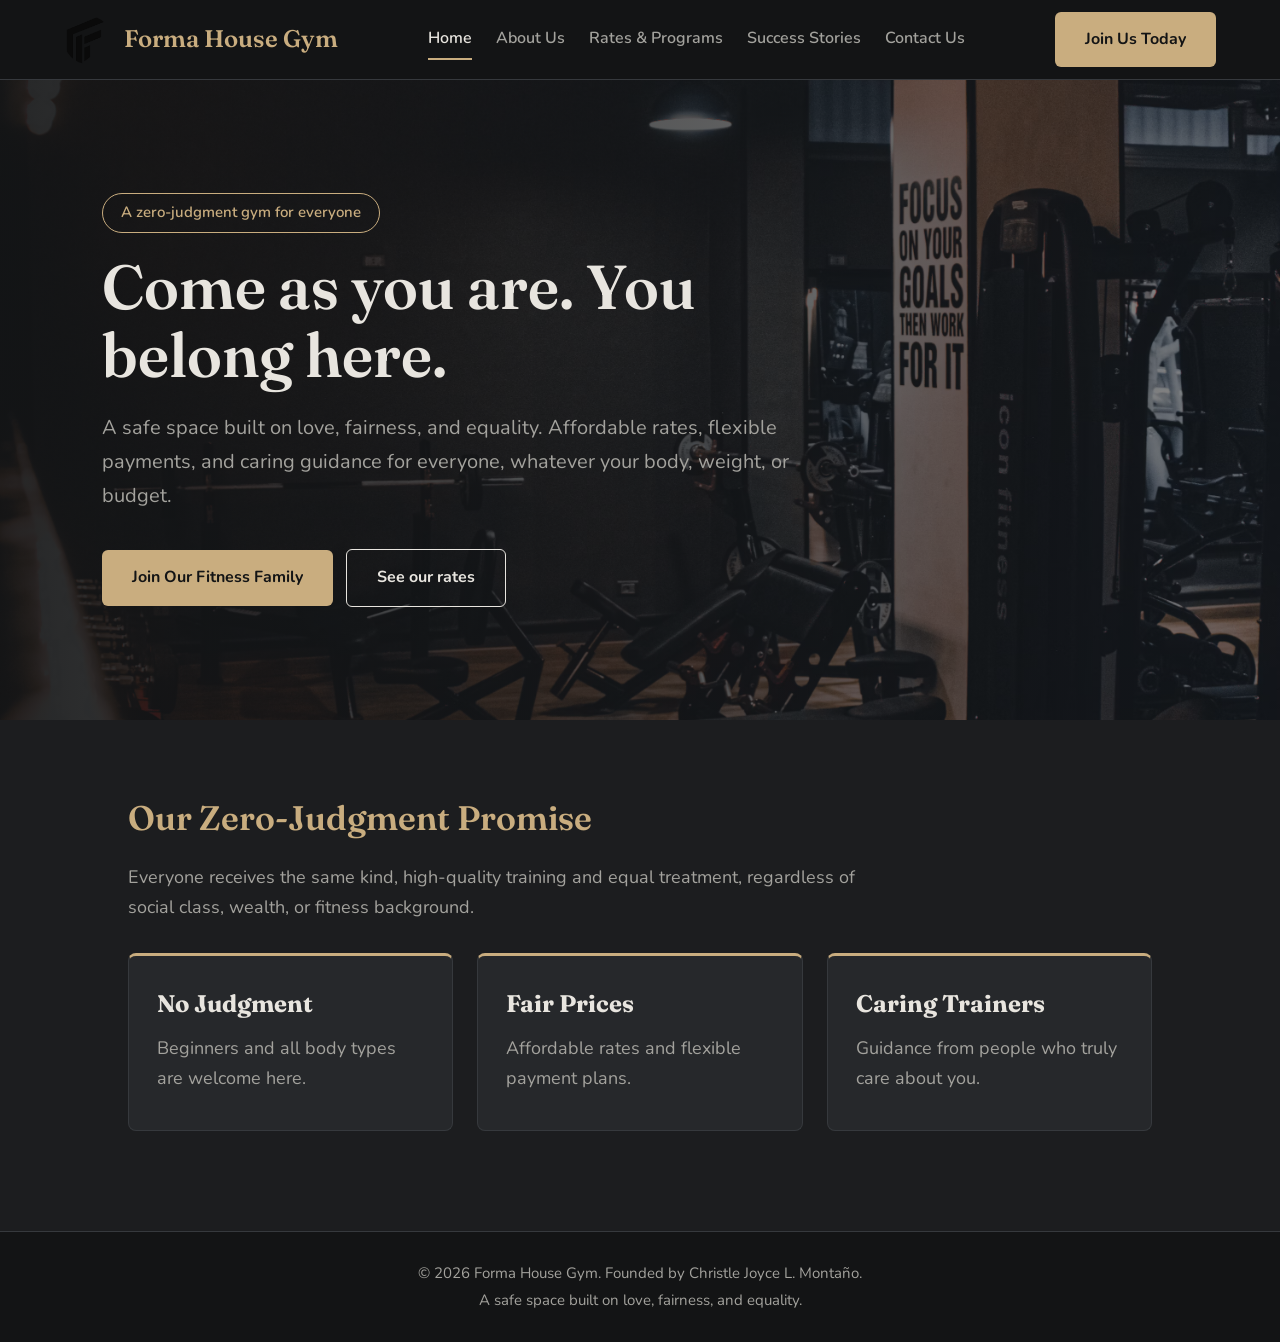
<file: index.html>
<!DOCTYPE html>
<html lang="en">
<head>
  <meta charset="UTF-8">
  <meta name="viewport" content="width=device-width, initial-scale=1.0">
  <title>Home | Forma House Gym</title>
  <link rel="preconnect" href="https://fonts.googleapis.com">
  <link href="https://fonts.googleapis.com/css2?family=Fraunces:wght@600&family=Nunito:wght@400;600;700&display=swap" rel="stylesheet">
  <link rel="stylesheet" href="style.css">
</head>
<body>

  <!-- HEADER / NAVIGATION -->
  <header class="site-header">
    <a href="index.html" class="logo">
      <!-- ILISI ang image/logo.png sa imong logo -->
      <img src="image/logo.png" alt="Forma House Gym logo">
      <span>Forma House Gym</span>
    </a>

    <nav class="nav">
      <a href="index.html" class="active">Home</a>
      <a href="about.html">About Us</a>
      <a href="rates.html">Rates &amp; Programs</a>
      <a href="stories.html">Success Stories</a>
      <a href="contact.html">Contact Us</a>
    </nav>

    <a href="contact.html" class="button btn-main">Join Us Today</a>
  </header>

  <!-- HERO SECTION -->
  <section class="main">
    <div class="main-content">
      <p class="description">A zero-judgment gym for everyone</p>
      <h1>Come as you are. You belong here.</h1>
      <p class="main-text">
        A safe space built on love, fairness, and equality.
        Affordable rates, flexible payments, and caring guidance
        for everyone, whatever your body, weight, or budget.
      </p>

      <div class="main-buttons">
        <a href="contact.html" class="button btn-main">Join Our Fitness Family</a>
        <a href="rates.html" class="button btn-outline">See our rates</a>
      </div>
    </div>
  </section>

  <!-- ZERO-JUDGMENT PROMISE -->
  <section class="content">
    <h2>Our Zero-Judgment Promise</h2>
    <p>Everyone receives the same kind, high-quality training and equal treatment, regardless of social class, wealth, or fitness background.</p>

    <!-- 3 ka kahon: pwede usbon ang text -->
    <div class="cards">
      <div class="card">
        <h3>No Judgment</h3>
        <p>Beginners and all body types are welcome here.</p>
      </div>
      <div class="card">
        <h3>Fair Prices</h3>
        <p>Affordable rates and flexible payment plans.</p>
      </div>
      <div class="card">
        <h3>Caring Trainers</h3>
        <p>Guidance from people who truly care about you.</p>
      </div>
    </div>
  </section>

  <!-- FOOTER -->
  <footer class="site-footer">
    <p>&copy; 2026 Forma House Gym. Founded by Christle Joyce L. Monta&ntilde;o.</p>
    <p>A safe space built on love, fairness, and equality.</p>
  </footer>

</body>
</html>
</file>
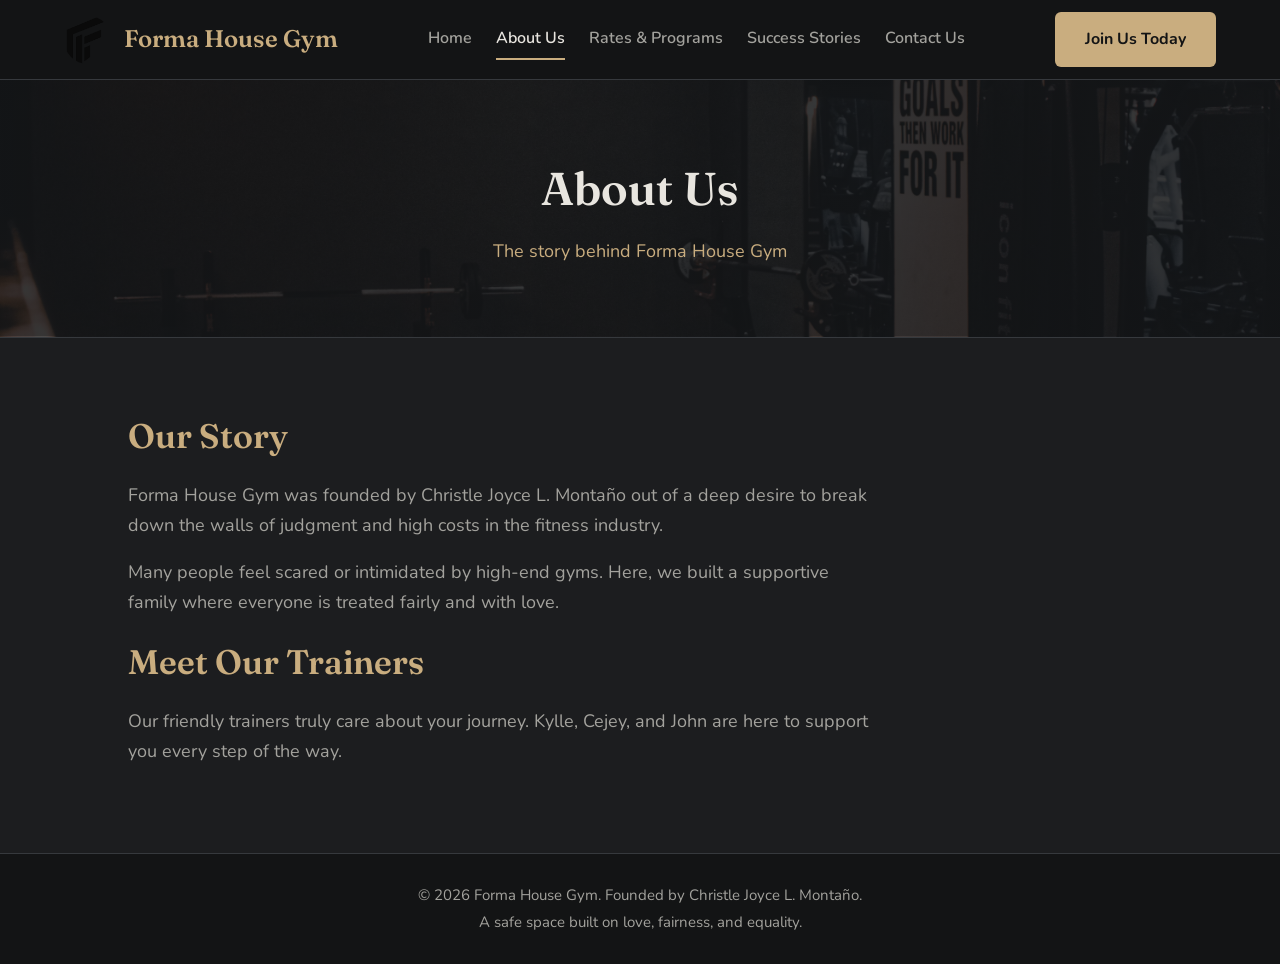
<file: about.html>
<!DOCTYPE html>
<html lang="en">
<head>
  <meta charset="UTF-8">
  <meta name="viewport" content="width=device-width, initial-scale=1.0">
  <title>About Us | Forma House Gym</title>
  <link rel="preconnect" href="https://fonts.googleapis.com">
  <link href="https://fonts.googleapis.com/css2?family=Fraunces:wght@600&family=Nunito:wght@400;600;700&display=swap" rel="stylesheet">
  <link rel="stylesheet" href="style.css">
</head>
<body>

  <!-- HEADER / NAVIGATION -->
  <header class="site-header">
    <a href="index.html" class="logo">
      <!-- ILISI ang image/logo.png sa imong logo -->
      <img src="image/logo.png" alt="Forma House Gym logo">
      <span>Forma House Gym</span>
    </a>

    <nav class="nav">
      <a href="index.html">Home</a>
      <a href="about.html" class="active">About Us</a>
      <a href="rates.html">Rates &amp; Programs</a>
      <a href="stories.html">Success Stories</a>
      <a href="contact.html">Contact Us</a>
    </nav>

    <a href="contact.html" class="button btn-main">Join Us Today</a>
  </header>

  <section class="page-title">
    <h1>About Us</h1>
    <p>The story behind Forma House Gym</p>
  </section>

  <section class="content">
    <h2>Our Story</h2>
    <p>Forma House Gym was founded by Christle Joyce L. Monta&ntilde;o out of a deep desire to break down the walls of judgment and high costs in the fitness industry.</p>
    <p>Many people feel scared or intimidated by high-end gyms. Here, we built a supportive family where everyone is treated fairly and with love.</p>

    <h2>Meet Our Trainers</h2>
    <p>Our friendly trainers truly care about your journey. Kylle, Cejey, and John are here to support you every step of the way.</p>
  </section>

  <!-- FOOTER -->
  <footer class="site-footer">
    <p>&copy; 2026 Forma House Gym. Founded by Christle Joyce L. Monta&ntilde;o.</p>
    <p>A safe space built on love, fairness, and equality.</p>
  </footer>

</body>
</html>
</file>
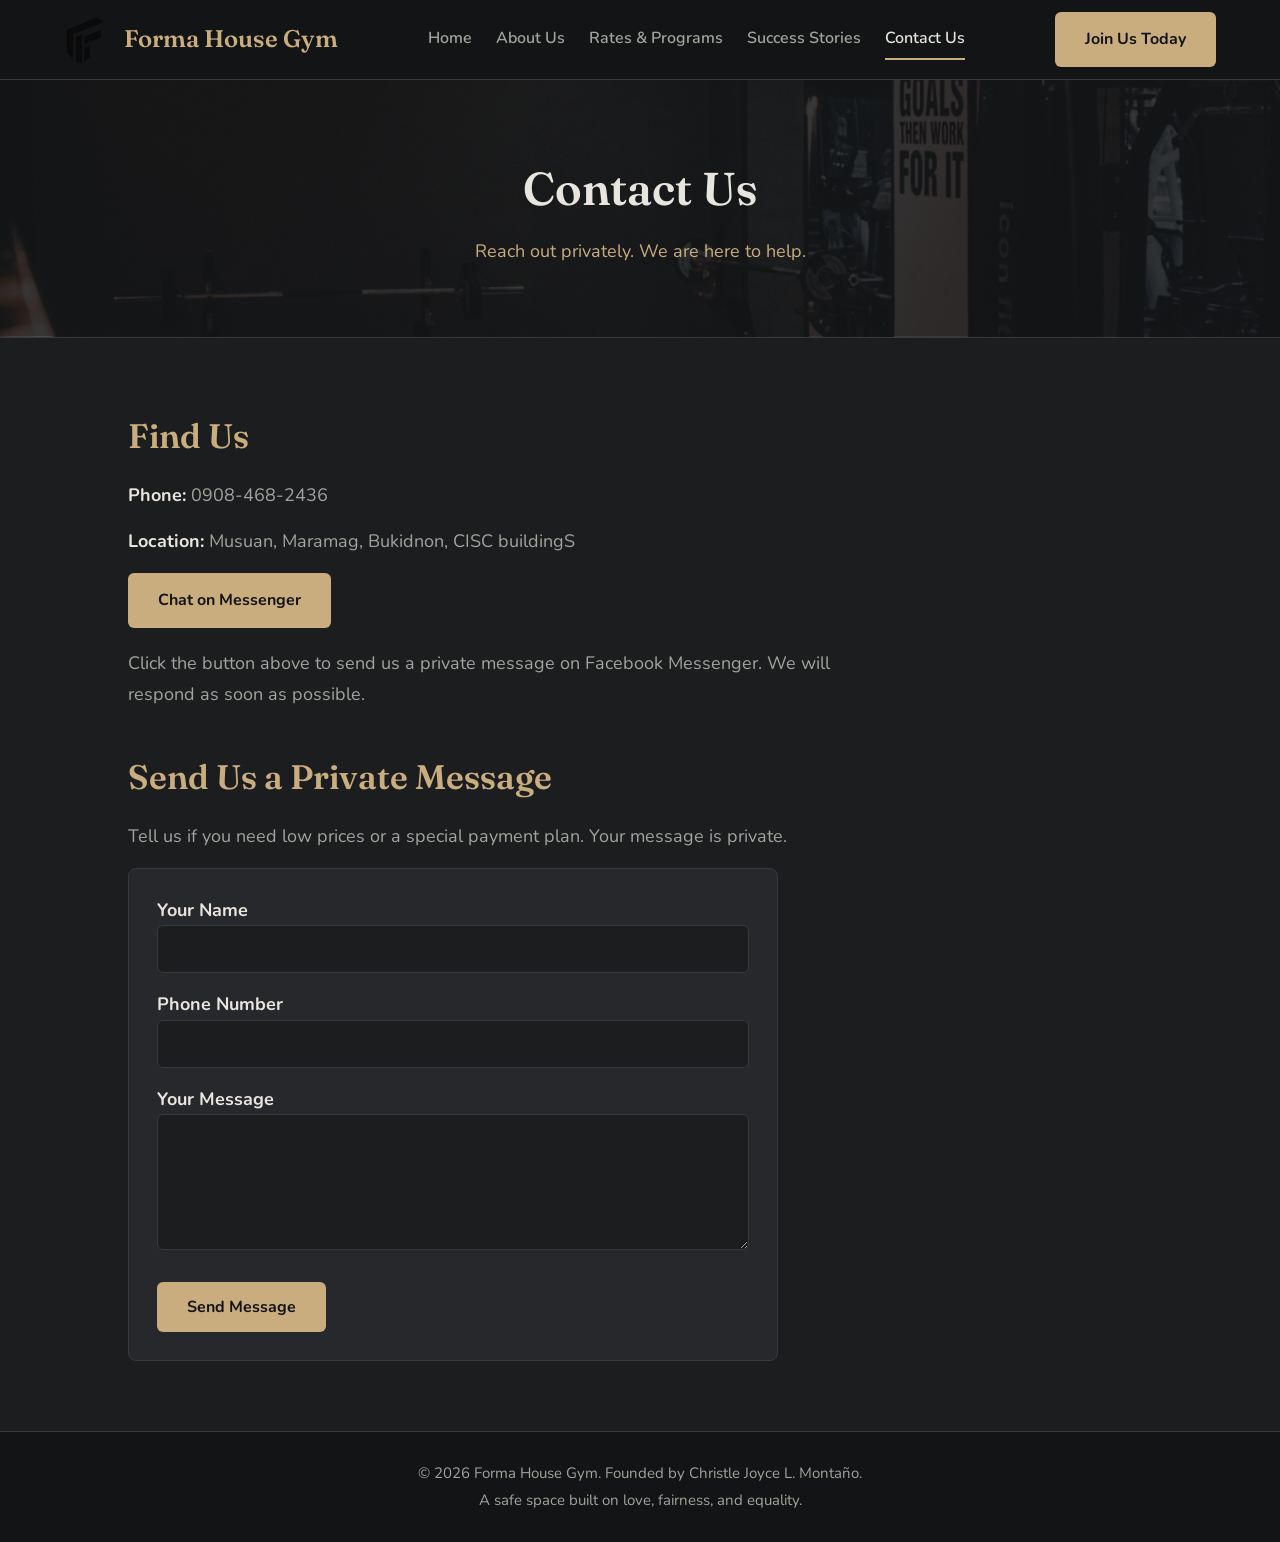
<file: contact.html>
<!DOCTYPE html>
<html lang="en">
<head>
  <meta charset="UTF-8">
  <meta name="viewport" content="width=device-width, initial-scale=1.0">
  <title>Contact Us | Forma House Gym</title>
  <link rel="preconnect" href="https://fonts.googleapis.com">
  <link href="https://fonts.googleapis.com/css2?family=Fraunces:wght@600&family=Nunito:wght@400;600;700&display=swap" rel="stylesheet">
  <link rel="stylesheet" href="style.css">
</head>
<body>

  <!-- HEADER / NAVIGATION -->
  <header class="site-header">
    <a href="index.html" class="logo">
      <img src="image/logo.png" alt="Forma House Gym logo">
      <span>Forma House Gym</span>
    </a>

    <nav class="nav">
      <a href="index.html">Home</a>
      <a href="about.html">About Us</a>
      <a href="rates.html">Rates &amp; Programs</a>
      <a href="stories.html">Success Stories</a>
      <a href="contact.html" class="active">Contact Us</a>
    </nav>

    <a href="contact.html" class="button btn-main">Join Us Today</a>
  </header>

  <section class="page-title">
    <h1>Contact Us</h1>
    <p>Reach out privately. We are here to help.</p>
  </section>

  <section class="content">
    <h2>Find Us</h2>
    <p><strong>Phone:</strong> 0908-468-2436</p>
    <p><strong>Location:</strong> Musuan, Maramag, Bukidnon, CISC buildingS</p>

    <!-- MESSENGER BUTTON: ilisi ang YOUR_PAGE_NAME sa imong Facebook page username -->
    <a href="https://m.me/YOUR_PAGE_NAME" class="button btn-main" target="_blank">Chat on Messenger</a>

    <p style="margin-top: 20px;">Click the button above to send us a private message on Facebook Messenger. We will respond as soon as possible.</p>

    <h2 style="margin-top: 40px;">Send Us a Private Message</h2>
    <p>Tell us if you need low prices or a special payment plan. Your message is private.</p>

   
    <form action="mailto:FormaHouse@gmail.com" method="post" enctype="text/plain">
      <label for="name">Your Name</label>
      <input type="text" id="name" name="Name" required>

      <label for="phone">Phone Number</label>
      <input type="text" id="phone" name="Phone">

      <label for="message">Your Message</label>
      <textarea id="message" name="Message" rows="5" required></textarea>

      <button type="submit" class="button btn-main">Send Message</button>
    </form>
  </section>

  <!-- FOOTER -->
  <footer class="site-footer">
    <p>&copy; 2026 Forma House Gym. Founded by Christle Joyce L. Monta&ntilde;o.</p>
    <p>A safe space built on love, fairness, and equality.</p>
  </footer>

</body>
</html>
</file>
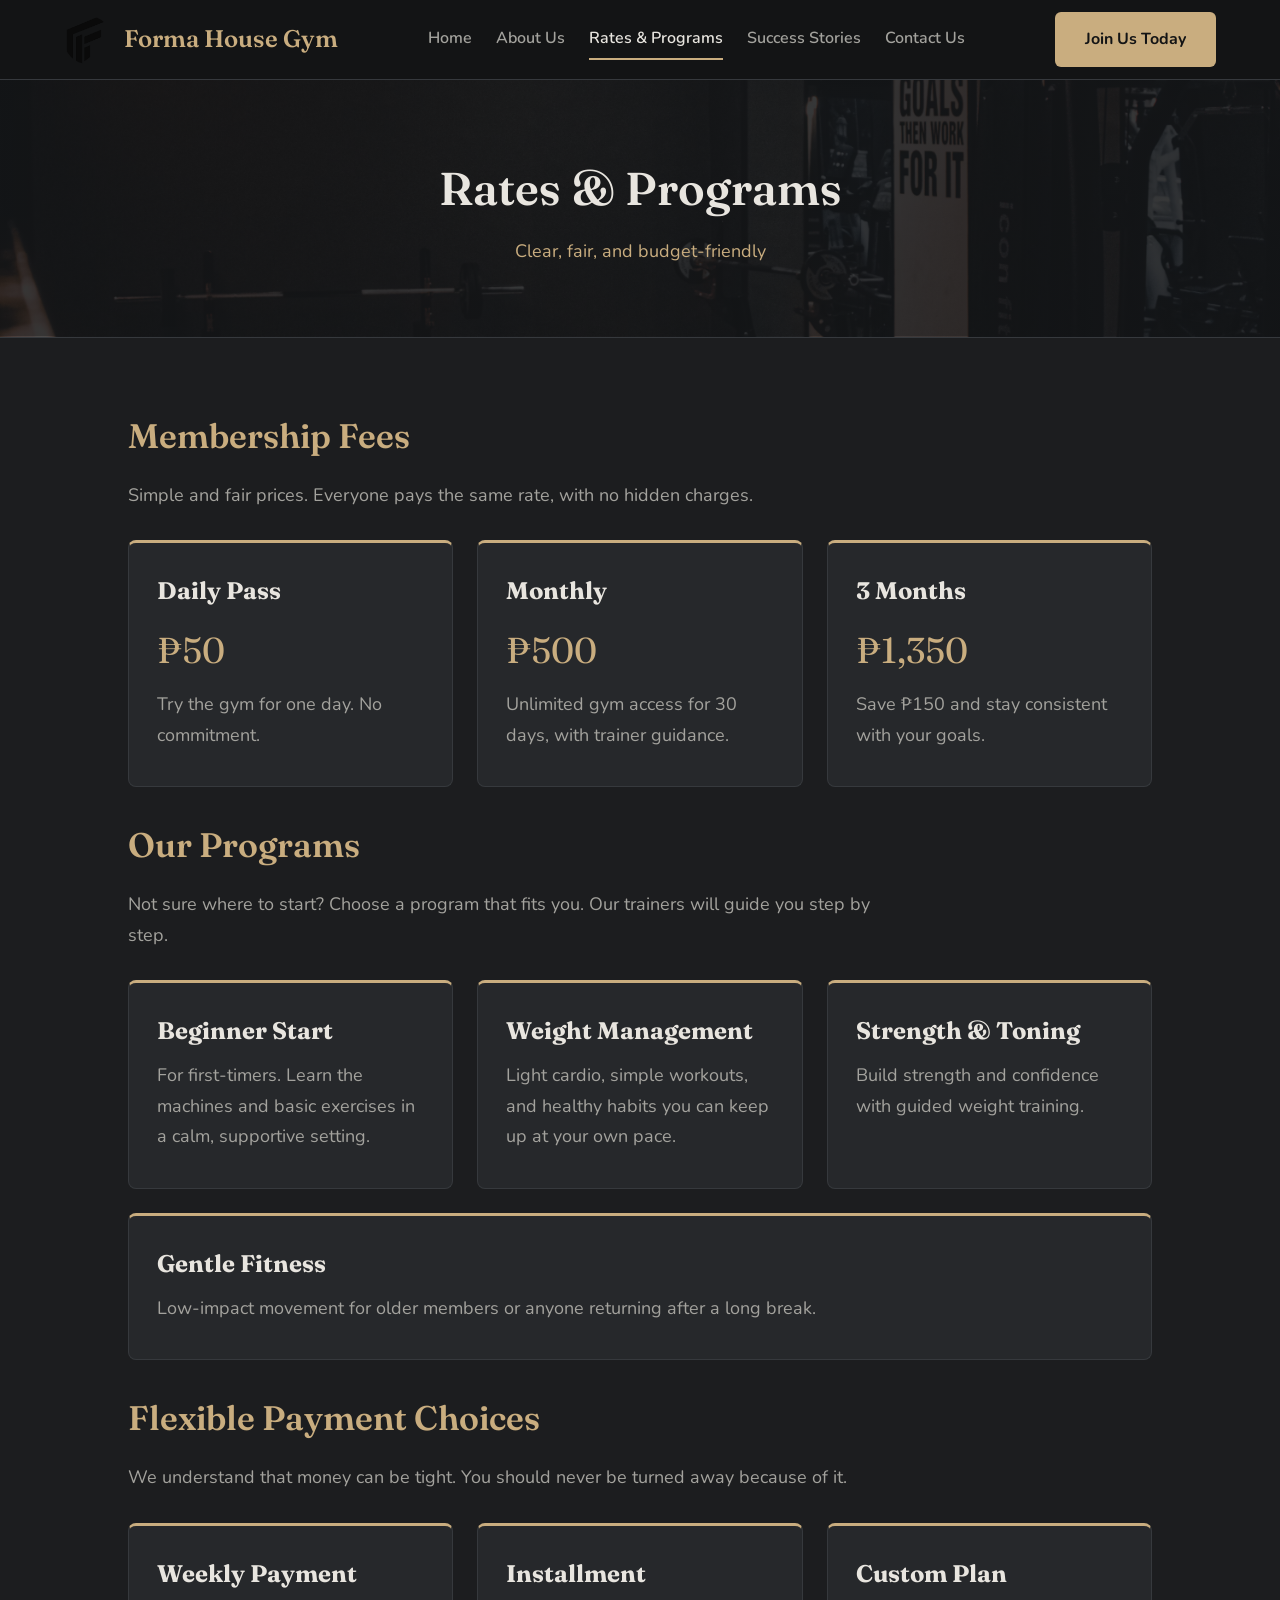
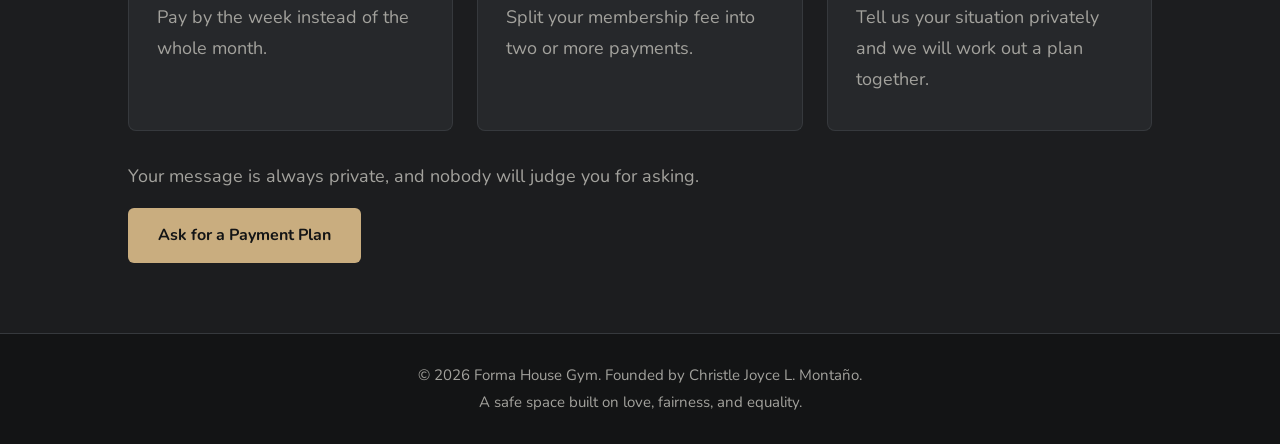
<file: rates.html>
<!DOCTYPE html>
<html lang="en">
<head>
  <meta charset="UTF-8">
  <meta name="viewport" content="width=device-width, initial-scale=1.0">
  <title>Rates & Programs | Forma House Gym</title>
  <link rel="preconnect" href="https://fonts.googleapis.com">
  <link href="https://fonts.googleapis.com/css2?family=Fraunces:wght@600&family=Nunito:wght@400;600;700&display=swap" rel="stylesheet">
  <link rel="stylesheet" href="style.css">
</head>
<body>

  <!-- HEADER / NAVIGATION -->
  <header class="site-header">
    <a href="index.html" class="logo">
      <!-- ILISI ang image/logo.png sa imong logo -->
      <img src="image/logo.png" alt="Forma House Gym logo">
      <span>Forma House Gym</span>
    </a>

    <nav class="nav">
      <a href="index.html">Home</a>
      <a href="about.html">About Us</a>
      <a href="rates.html" class="active">Rates &amp; Programs</a>
      <a href="stories.html">Success Stories</a>
      <a href="contact.html">Contact Us</a>
    </nav>

    <a href="contact.html" class="button btn-main">Join Us Today</a>
  </header>

  <section class="page-title">
    <h1>Rates &amp; Programs</h1>
    <p>Clear, fair, and budget-friendly</p>
  </section>

  <section class="content">

    <!-- ========== 1. MEMBERSHIP FEES ========== -->
    <!-- SAMPLE LANG ANG MGA PRESYO. Ilisi sa tinuod nga rates sa gym. -->
    <h2>Membership Fees</h2>
    <p>Simple and fair prices. Everyone pays the same rate, with no hidden charges.</p>

    <div class="cards">
      <div class="card">
        <h3>Daily Pass</h3>
        <p class="price">&#8369;50</p>
        <p>Try the gym for one day. No commitment.</p>
      </div>
      <div class="card">
        <h3>Monthly</h3>
        <p class="price">&#8369;500</p>
        <p>Unlimited gym access for 30 days, with trainer guidance.</p>
      </div>
      <div class="card">
        <h3>3 Months</h3>
        <p class="price">&#8369;1,350</p>
        <p>Save &#8369;150 and stay consistent with your goals.</p>
      </div>
    </div>

    <!-- ========== 2. PROGRAMS ========== -->
    <h2>Our Programs</h2>
    <p>Not sure where to start? Choose a program that fits you. Our trainers will guide you step by step.</p>

    <div class="cards">
      <div class="card">
        <h3>Beginner Start</h3>
        <p>For first-timers. Learn the machines and basic exercises in a calm, supportive setting.</p>
      </div>
      <div class="card">
        <h3>Weight Management</h3>
        <p>Light cardio, simple workouts, and healthy habits you can keep up at your own pace.</p>
      </div>
      <div class="card">
        <h3>Strength &amp; Toning</h3>
        <p>Build strength and confidence with guided weight training.</p>
      </div>
      <div class="card">
        <h3>Gentle Fitness</h3>
        <p>Low-impact movement for older members or anyone returning after a long break.</p>
      </div>
    </div>

    <!-- ========== 3. FLEXIBLE PAYMENT ========== -->
    <h2>Flexible Payment Choices</h2>
    <p>We understand that money can be tight. You should never be turned away because of it.</p>

    <div class="cards">
      <div class="card">
        <h3>Weekly Payment</h3>
        <p>Pay by the week instead of the whole month.</p>
      </div>
      <div class="card">
        <h3>Installment</h3>
        <p>Split your membership fee into two or more payments.</p>
      </div>
      <div class="card">
        <h3>Custom Plan</h3>
        <p>Tell us your situation privately and we will work out a plan together.</p>
      </div>
    </div>

    <p>Your message is always private, and nobody will judge you for asking.</p>
    <a href="contact.html" class="button btn-main">Ask for a Payment Plan</a>

  </section>
  <!-- FOOTER -->
  <footer class="site-footer">
    <p>&copy; 2026 Forma House Gym. Founded by Christle Joyce L. Monta&ntilde;o.</p>
    <p>A safe space built on love, fairness, and equality.</p>
  </footer>

</body>
</html>
</file>
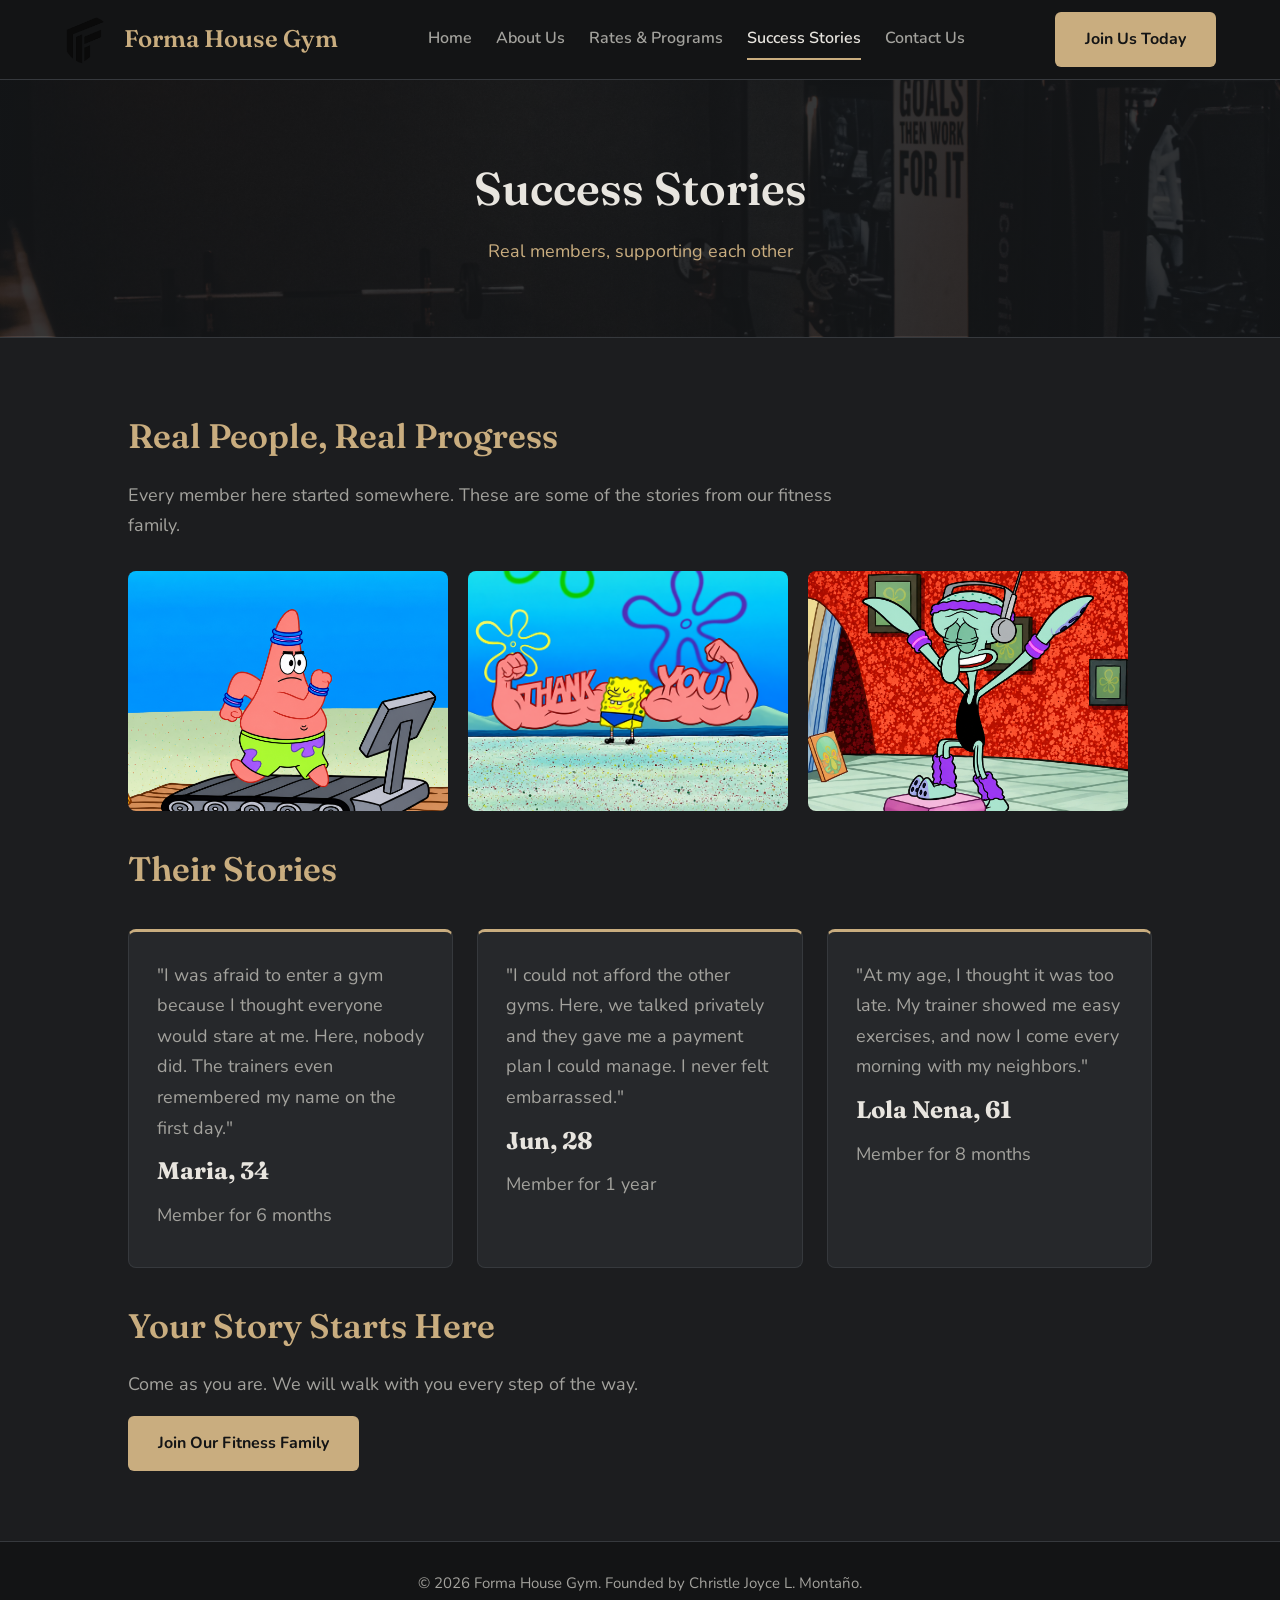
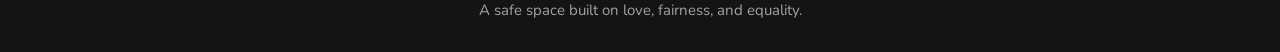
<file: stories.html>
<!DOCTYPE html>
<html lang="en">
<head>
  <meta charset="UTF-8">
  <meta name="viewport" content="width=device-width, initial-scale=1.0">
  <title>Success Stories | Forma House Gym</title>
  <link rel="preconnect" href="https://fonts.googleapis.com">
  <link href="https://fonts.googleapis.com/css2?family=Fraunces:wght@600&family=Nunito:wght@400;600;700&display=swap" rel="stylesheet">
  <link rel="stylesheet" href="style.css">
</head>
<body>

  <!-- HEADER / NAVIGATION -->
  <header class="site-header">
    <a href="index.html" class="logo">
      <!-- ILISI ang image/logo.png sa imong logo -->
      <img src="image/logo.png" alt="Forma House Gym logo">
      <span>Forma House Gym</span>
    </a>

    <nav class="nav">
      <a href="index.html">Home</a>
      <a href="about.html">About Us</a>
      <a href="rates.html">Rates &amp; Programs</a>
      <a href="stories.html" class="active">Success Stories</a>
      <a href="contact.html">Contact Us</a>
    </nav>

    <a href="contact.html" class="button btn-main">Join Us Today</a>
  </header>

  <section class="page-title">
    <h1>Success Stories</h1>
    <p>Real members, supporting each other</p>
  </section>

  <section class="content">

    <!-- ========== 1. INTRO ========== -->
    <h2>Real People, Real Progress</h2>
    <p>Every member here started somewhere. These are some of the stories from our fitness family.</p>

    <!-- ========== 2. PHOTO GALLERY ========== -->
    <!-- Ibutang ang mga picture sa image/ folder: member1.jpg, member2.jpg, member3.jpg -->
    <div class="gallery">
      <img src="image/gym1.png" alt="Gym member 1">
      <img src="image/gym2.png" alt="Gym member 2">
      <img src="image/gym3.png" alt="Gym member 3">
    </div>

    <!-- ========== 3. MEMBER STORIES ========== -->
    <!-- SAMPLE LANG ANG MGA STORIES. Ilisi sa tinuod nga stories sa members (naay permiso nila). -->
    <h2>Their Stories</h2>

    <div class="cards">
      <div class="card">
        <p>"I was afraid to enter a gym because I thought everyone would stare at me. Here, nobody did. The trainers even remembered my name on the first day."</p>
        <h3>Maria, 34</h3>
        <p>Member for 6 months</p>
      </div>
      <div class="card">
        <p>"I could not afford the other gyms. Here, we talked privately and they gave me a payment plan I could manage. I never felt embarrassed."</p>
        <h3>Jun, 28</h3>
        <p>Member for 1 year</p>
      </div>
      <div class="card">
        <p>"At my age, I thought it was too late. My trainer showed me easy exercises, and now I come every morning with my neighbors."</p>
        <h3>Lola Nena, 61</h3>
        <p>Member for 8 months</p>
      </div>
    </div>

    <!-- ========== 4. CALL TO ACTION ========== -->
    <h2>Your Story Starts Here</h2>
    <p>Come as you are. We will walk with you every step of the way.</p>
    <a href="contact.html" class="button btn-main">Join Our Fitness Family</a>

  </section>
  <!-- FOOTER -->
  <footer class="site-footer">
    <p>&copy; 2026 Forma House Gym. Founded by Christle Joyce L. Monta&ntilde;o.</p>
    <p>A safe space built on love, fairness, and equality.</p>
  </footer>

</body>
</html>
</file>
<file: style.css>
/* =====================================================
   FORMA HOUSE GYM - style.css (dark grayish, minimal)
   Fonts: Fraunces (mga title) + Nunito (mga text)
   ===================================================== */

/* ---------- 1. KULAY - usba lang diri kung gusto ---------- */
:root {
  --bg: #1c1d1f;          /* charcoal, main background */
  --bg-dark: #131415;     /* mas dark, para sa header ug footer */
  --surface: #26282b;     /* kahon (cards, form) */
  --line: #36393d;        /* nipis nga linya / border */
  --text: #e8e5df;        /* soft white nga letra */
  --muted: #a3a29d;       /* gray nga letra (para sa dili importante) */
  --accent: #c9ad7f;      /* champagne gold, ang bugtong accent */
  --accent-dark: #b09466; /* accent kung i-hover */
}


/* ---------- 2. RESET + BASE ---------- */
* {
  margin: 0;
  padding: 0;
  box-sizing: border-box;
}

body {
  font-family: "Nunito", Arial, sans-serif;
  font-size: 18px;
  line-height: 1.7;
  color: var(--text);
  background-color: var(--bg);
}

a {
  text-decoration: none;
  color: inherit;
}


/* ---------- 3. HEADER (naka-stick sa taas) ---------- */
.site-header {
  background-color: var(--bg-dark);
  border-bottom: 1px solid var(--line);
  display: flex;
  justify-content: space-between;
  align-items: center;
  padding: 0 5%;
  height: 80px;
  position: sticky;
  top: 0;
  z-index: 10;
}

.logo {
  display: flex;
  align-items: center;
  gap: 12px;
  font-family: "Fraunces", serif;
  font-size: 24px;
  font-weight: 600;
  color: var(--accent);
}

.logo img {
  width: 48px;
  height: 48px;
  border-radius: 50%;
  object-fit: cover;
}


/* ---------- 4. MENU ---------- */
.nav {
  display: flex;
  gap: 24px;
  font-size: 16px;
  font-weight: 600;
  color: var(--muted);
}

.nav a {
  padding: 6px 0;
  border-bottom: 2px solid transparent;
}

.nav a:hover,
.nav a.active {
  color: var(--text);
  border-bottom-color: var(--accent);
}


/* ---------- 5. BUTTONS ---------- */
.button {
  display: inline-block;
  padding: 14px 30px;
  border-radius: 6px;
  font-size: 16px;
  font-weight: 700;
  transition: background-color 0.2s, color 0.2s;
}

.btn-main {
  background-color: var(--accent);
  color: var(--bg-dark);
}

.btn-main:hover {
  background-color: var(--accent-dark);
}

.btn-outline {
  border: 1px solid var(--text);
  color: var(--text);
  margin-left: 8px;
}

.btn-outline:hover {
  background-color: var(--text);
  color: var(--bg-dark);
}


/* ---------- 6. HERO (Home) - diri ang BACKGROUND ---------- */
.main {
  /* ILISI ang image/bg.png sa imong background picture */
  background-image:
    linear-gradient(90deg, rgba(19, 20, 21, 0.92), rgba(19, 20, 21, 0.5)),
    url("image/bg.png");
  background-size: cover;
  background-position: center;
  background-color: #2a2c2f;     /* makita kung wala pa ang picture */
  min-height: 640px;
  display: flex;
  align-items: center;
  padding: 0 8%;
}

.main-content {
  max-width: 700px;
}

.description {
  display: inline-block;
  border: 1px solid var(--accent);
  color: var(--accent);
  font-size: 15px;
  font-weight: 600;
  padding: 6px 18px;
  border-radius: 30px;
  margin-bottom: 20px;
}

.main h1 {
  font-family: "Fraunces", serif;
  font-size: 62px;
  font-weight: 600;
  line-height: 1.1;
  margin-bottom: 22px;
}

.main-text {
  font-size: 20px;
  color: var(--muted);
  margin-bottom: 36px;
}


/* ---------- 7. PAGE TITLE (banner sa ubang pages) ---------- */
.page-title {
  background-image:
    linear-gradient(rgba(19, 20, 21, 0.85), rgba(19, 20, 21, 0.85)),
    url("image/bg.png");
  background-size: cover;
  background-position: center;
  background-color: var(--bg-dark);
  border-bottom: 1px solid var(--line);
  text-align: center;
  padding: 70px 20px;
}

.page-title h1 {
  font-family: "Fraunces", serif;
  font-size: 46px;
  font-weight: 600;
  margin-bottom: 8px;
}

.page-title p {
  color: var(--accent);
}


/* ---------- 8. CONTENT ---------- */
.content {
  padding: 70px 10%;
}

.content h2 {
  font-family: "Fraunces", serif;
  font-size: 34px;
  font-weight: 600;
  color: var(--accent);
  margin-bottom: 14px;
}

.content p {
  margin-bottom: 16px;
  max-width: 750px;
  color: var(--muted);
}

.content strong {
  color: var(--text);
}


/* ---------- 9. CARDS ---------- */
.cards {
  display: flex;
  flex-wrap: wrap;
  gap: 24px;
  margin: 30px 0;
}

.card {
  flex: 1 1 250px;
  background-color: var(--surface);
  border: 1px solid var(--line);
  border-top: 3px solid var(--accent);
  border-radius: 8px;
  padding: 28px;
}

.card h3 {
  font-family: "Fraunces", serif;
  font-size: 24px;
  color: var(--text);
  margin-bottom: 8px;
}

.card p {
  margin-bottom: 8px;
}

.price {
  font-family: "Fraunces", serif;
  font-size: 36px;
  color: var(--accent) !important;
}


/* ---------- 10. PHOTO GALLERY ---------- */
.gallery {
  display: flex;
  flex-wrap: wrap;
  gap: 20px;
  margin: 30px 0;
}

.gallery img {
  flex: 1 1 250px;
  max-width: 320px;
  height: 240px;
  object-fit: cover;
  border-radius: 8px;
  background-color: var(--surface);
}


/* ---------- 11. CONTACT FORM ---------- */
form {
  background-color: var(--surface);
  border: 1px solid var(--line);
  border-radius: 8px;
  padding: 10px 28px 28px 28px;
  max-width: 650px;
}

form label {
  display: block;
  font-weight: 700;
  margin-top: 16px;
}

form input,
form textarea {
  width: 100%;
  padding: 12px;
  font-family: inherit;
  font-size: 16px;
  color: var(--text);
  background-color: var(--bg);
  border: 1px solid var(--line);
  border-radius: 6px;
}

form input:focus,
form textarea:focus {
  outline: none;
  border-color: var(--accent);
}

form button {
  margin-top: 22px;
  border: none;
  cursor: pointer;
  font-family: inherit;
}


/* ---------- 12. FOOTER ---------- */
.site-footer {
  background-color: var(--bg-dark);
  border-top: 1px solid var(--line);
  color: var(--muted);
  text-align: center;
  padding: 28px 20px;
  font-size: 15px;
  line-height: 1.8;
}


/* ---------- 13. PARA SA PHONE / GAMAY NGA SCREEN ---------- */
@media (max-width: 1000px) {
  .site-header {
    flex-direction: column;
    height: auto;
    padding: 14px 20px;
    gap: 10px;
    position: static;
  }
  .nav {
    flex-wrap: wrap;
    justify-content: center;
    gap: 8px 18px;
  }
}

@media (max-width: 700px) {
  .main { min-height: 520px; padding: 60px 6%; }
  .main h1 { font-size: 40px; }
  .main-text { font-size: 18px; }
  .page-title h1 { font-size: 36px; }
  .content { padding: 50px 6%; }
  .btn-outline { margin-left: 0; margin-top: 10px; }
}
</file>
